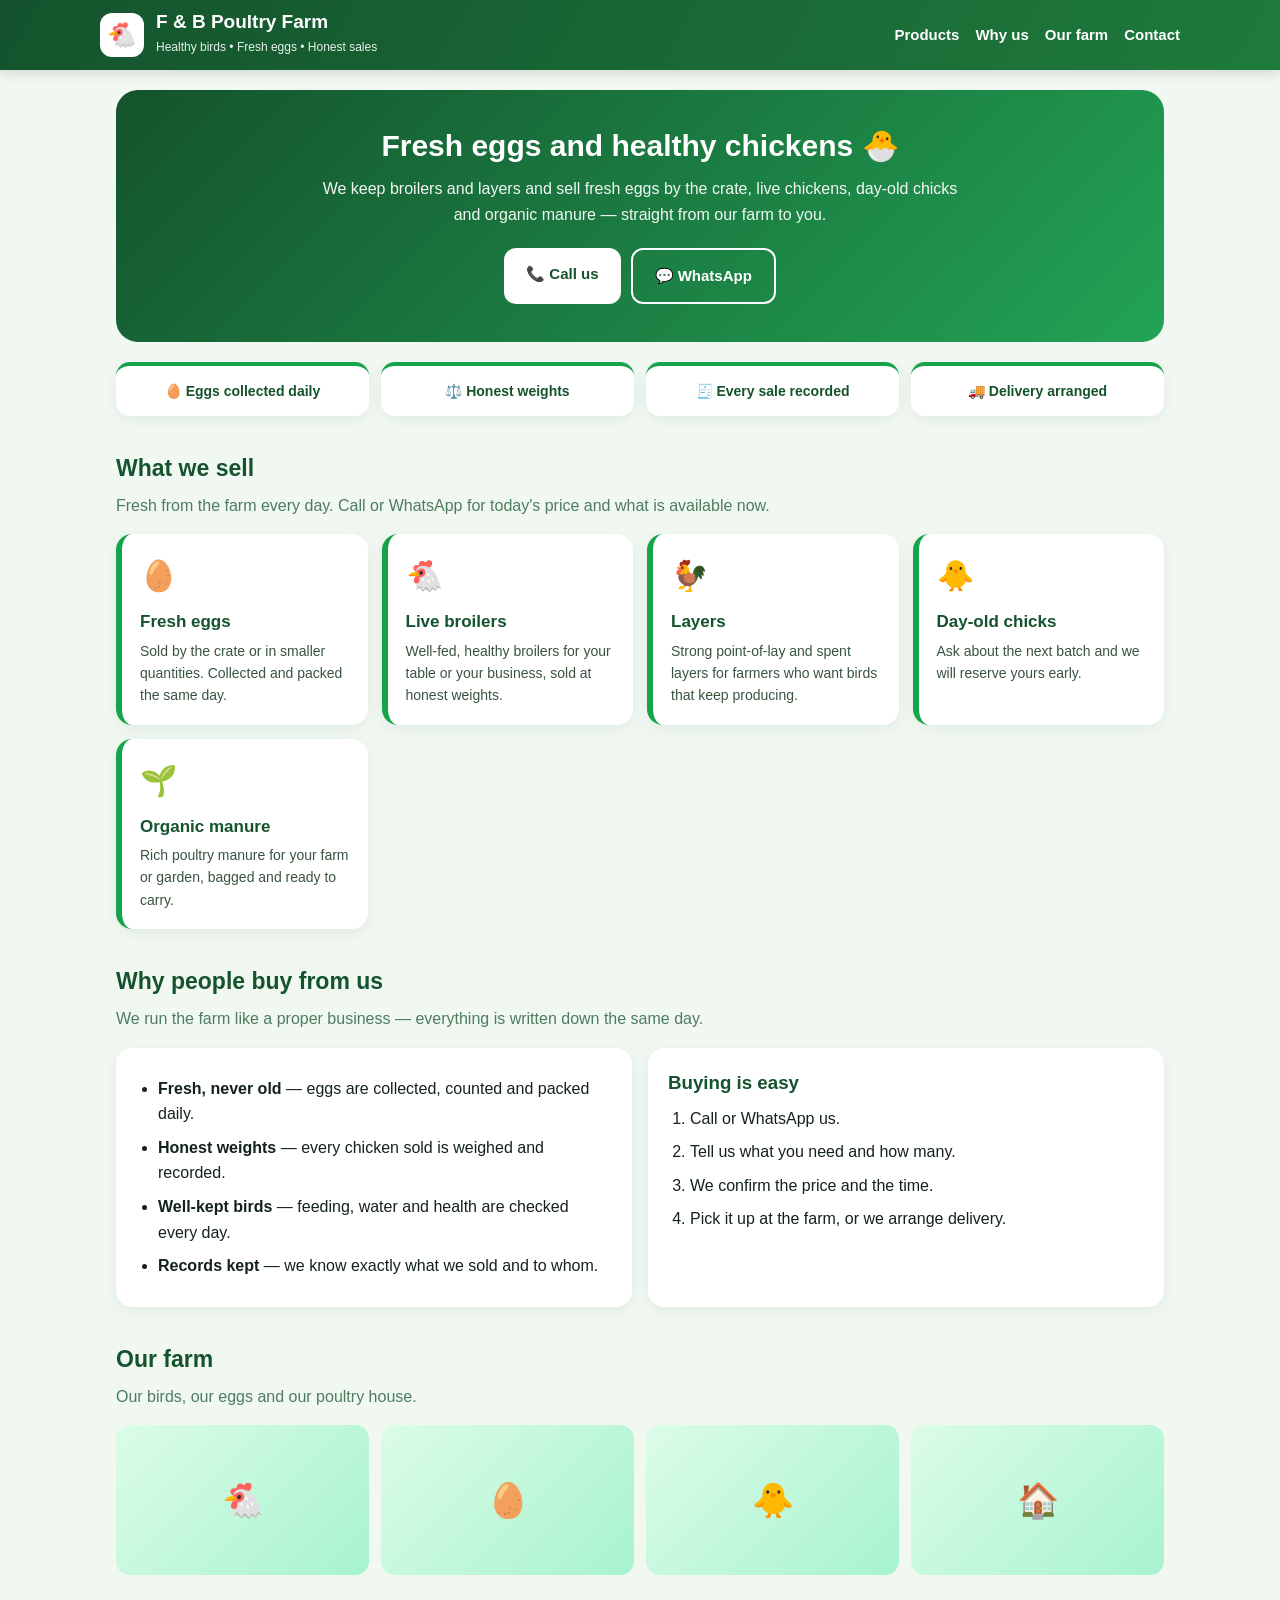
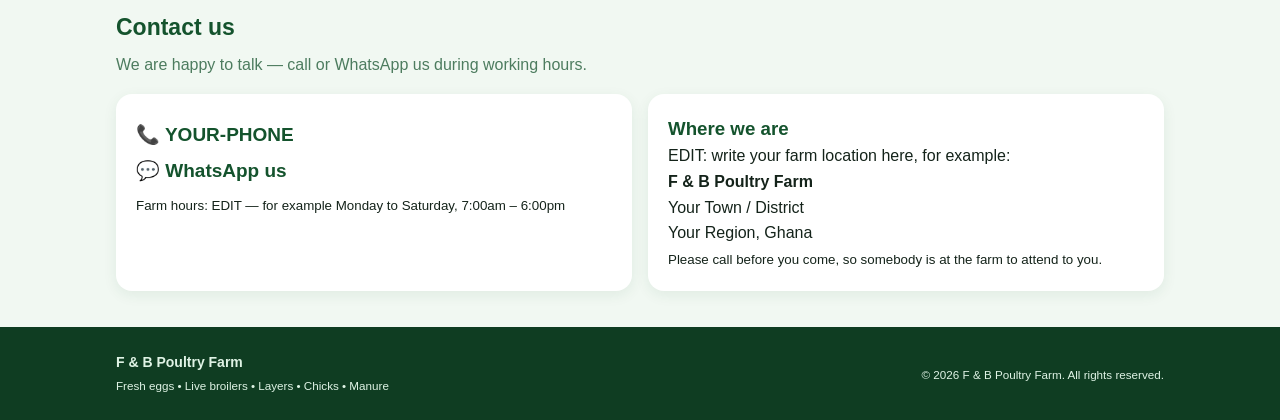
<file: docs/index.html>
<!DOCTYPE html>
<html lang="en">
<head>
<meta charset="UTF-8">
<meta name="viewport" content="width=device-width, initial-scale=1.0">

<!-- ============================================================
     EDIT the items marked "EDIT:", then upload.
     Full steps are in HOW-TO-PUBLISH.md in this same folder.
     ============================================================ -->
<title>F &amp; B Poultry Farm | Fresh Eggs, Live Broilers, Layers &amp; Day-old Chicks</title>
<meta name="description" content="F &amp; B Poultry Farm supplies fresh eggs by the crate, live broilers, layers, day-old chicks and organic manure. Healthy birds, honest weights and fair prices every day.">
<meta name="keywords" content="F and B Poultry Farm, poultry farm, fresh eggs, egg crates, live broilers, layers, day-old chicks, organic manure, chicken farm, poultry supplier, Ghana poultry farm">

<meta name="author" content="F &amp; B Poultry Farm">
<meta name="robots" content="index, follow">
<meta name="theme-color" content="#14532d">
<link rel="icon" href="data:image/svg+xml,<svg xmlns='http://www.w3.org/2000/svg' viewBox='0 0 100 100'><text y='.9em' font-size='90'>🐔</text></svg>">
<meta property="og:type" content="website">
<meta property="og:site_name" content="F &amp; B Poultry Farm">
<meta property="og:title" content="F &amp; B Poultry Farm | Fresh Eggs, Broilers &amp; Layers">
<meta property="og:description" content="Fresh eggs by the crate, live broilers, layers, day-old chicks and organic manure straight from our poultry farm.">
<!-- EDIT: once your site is online, put its real address in these 2 lines.
     Example:  https://fbpoultryfarm.netlify.app/   -->
<!-- <link rel="canonical" href="https://YOUR-SITE-ADDRESS/"> -->
<!-- <meta property="og:url" content="https://YOUR-SITE-ADDRESS/"> -->

<style>
:root{--dg:#14532d;--g:#16a34a;--lg:#dcfce7;--bg:#f1f8f2;--ink:#14231a;--mut:#4d7c5f}
*{box-sizing:border-box;margin:0;padding:0}
body{font-family:'Segoe UI',Arial,sans-serif;background:var(--bg);color:var(--ink);line-height:1.6}
a{color:inherit;text-decoration:none}
.wrap{max-width:1080px;margin:0 auto;padding:0 16px}
header{background:linear-gradient(120deg,#14532d,#1e7a3c);color:#fff;position:sticky;top:0;z-index:20;box-shadow:0 2px 12px rgba(0,0,0,.15)}
.hrow{display:flex;align-items:center;gap:12px;padding:12px 0}
.logo{width:44px;height:44px;border-radius:12px;background:#fff;display:flex;align-items:center;justify-content:center;font-size:24px;flex:0 0 auto}
.brand h1{font-size:19px;line-height:1.1}
.brand small{opacity:.9;font-size:12px}
nav{margin-left:auto;display:flex;gap:16px;font-weight:600;font-size:15px}
nav a:hover{text-decoration:underline}
.hero{background:linear-gradient(135deg,#14532d,#22a355);color:#fff;border-radius:22px;padding:38px 26px;margin:20px 0;text-align:center}
.hero h2{font-size:30px;line-height:1.2}
.hero p{max-width:640px;margin:12px auto 0;font-size:16px;opacity:.95}
.btns{display:flex;gap:10px;justify-content:center;flex-wrap:wrap;margin-top:20px}
.btn{display:inline-block;padding:14px 22px;border-radius:12px;font-weight:800;font-size:15px}
.btn-w{background:#fff;color:var(--dg)}
.btn-o{border:2px solid #fff;color:#fff}
.btn-g{background:var(--g);color:#fff}
.strip{display:grid;grid-template-columns:repeat(auto-fit,minmax(150px,1fr));gap:12px;margin:16px 0 24px}
.strip div{background:#fff;border-radius:14px;padding:14px;text-align:center;box-shadow:0 4px 14px rgba(20,83,45,.08);border-top:4px solid var(--g);font-weight:700;color:var(--dg);font-size:14px}
section{margin:34px 0}
section h2{color:var(--dg);font-size:23px;margin-bottom:6px}
section .lead{color:var(--mut);margin-bottom:16px}
.grid{display:grid;grid-template-columns:repeat(auto-fit,minmax(210px,1fr));gap:14px}
.card{background:#fff;border-radius:16px;padding:18px;box-shadow:0 4px 14px rgba(20,83,45,.08);border-left:6px solid var(--g)}
.card .ico{font-size:30px}
.card h3{color:var(--dg);margin:8px 0 4px;font-size:17px}
.card p{font-size:14px;color:#39543f}
.two{display:grid;grid-template-columns:1fr 1fr;gap:16px}
.panel{background:#fff;border-radius:16px;padding:20px;box-shadow:0 4px 14px rgba(20,83,45,.08)}
.checks li{margin:8px 0 8px 22px}
.gallery{display:grid;grid-template-columns:repeat(auto-fit,minmax(180px,1fr));gap:12px}
.shot{height:150px;border-radius:14px;background:linear-gradient(135deg,#dcfce7,#a7f3d0);display:flex;align-items:center;justify-content:center;font-size:34px;color:#0f5132;overflow:hidden}
.shot img{width:100%;height:100%;object-fit:cover}
.contact a.big{display:block;font-size:19px;font-weight:800;color:var(--dg);margin:6px 0}
footer{background:#0f3d22;color:#dff3e5;margin-top:36px;padding:24px 0;font-size:14px}
footer a{text-decoration:underline}
.fgrid{display:flex;gap:18px;flex-wrap:wrap;justify-content:space-between;align-items:center}
@media(max-width:760px){nav{display:none}.two{grid-template-columns:1fr}.hero h2{font-size:24px}}
</style>

<script type="application/ld+json">
{
  "@context": "https://schema.org",
  "@type": "LocalBusiness",
  "name": "F & B Poultry Farm",
  "description": "Poultry farm selling fresh eggs by the crate, live broilers, layers, day-old chicks and organic manure.",
  "slogan": "Healthy birds, fresh eggs, honest sales",
  "currenciesAccepted": "GHS",
  "makesOffer": [
    {"@type": "Offer", "itemOffered": {"@type": "Product", "name": "Fresh eggs (crates)"}},
    {"@type": "Offer", "itemOffered": {"@type": "Product", "name": "Live broilers"}},
    {"@type": "Offer", "itemOffered": {"@type": "Product", "name": "Layers"}},
    {"@type": "Offer", "itemOffered": {"@type": "Product", "name": "Day-old chicks"}},
    {"@type": "Offer", "itemOffered": {"@type": "Product", "name": "Organic manure"}}
  ]
}
</script>
</head>
<body>

<header>
<div class="wrap hrow">
<div class="logo">🐔</div>
<div class="brand"><h1>F &amp; B Poultry Farm</h1><small>Healthy birds • Fresh eggs • Honest sales</small></div>
<nav>
<a href="#products">Products</a>
<a href="#why">Why us</a>
<a href="#photos">Our farm</a>
<a href="#contact">Contact</a>
</nav>
</div>
</header>

<div class="wrap">
<div class="hero">
<h2>Fresh eggs and healthy chickens 🐣</h2>
<p>We keep broilers and layers and sell fresh eggs by the crate, live chickens, day-old chicks and organic manure — straight from our farm to you.</p>
<div class="btns">
<!-- EDIT: replace YOUR-PHONE with your real number, e.g. tel:+233241234567 -->
<a class="btn btn-w" href="tel:YOUR-PHONE">📞 Call us</a>
<!-- EDIT: WhatsApp needs the full number with the country code, no + and no spaces,
     e.g. for 024 123 4567 in Ghana write 233241234567 -->
<a class="btn btn-o" href="https://wa.me/YOUR-WHATSAPP-NUMBER">💬 WhatsApp</a>
</div>
</div>

<div class="strip">
<div>🥚 Eggs collected daily</div>
<div>⚖️ Honest weights</div>
<div>🧾 Every sale recorded</div>
<div>🚚 Delivery arranged</div>
</div>

<section id="products">
<h2>What we sell</h2>
<p class="lead">Fresh from the farm every day. Call or WhatsApp for today's price and what is available now.</p>
<div class="grid">
<div class="card"><span class="ico">🥚</span><h3>Fresh eggs</h3><p>Sold by the crate or in smaller quantities. Collected and packed the same day.</p></div>
<div class="card"><span class="ico">🐔</span><h3>Live broilers</h3><p>Well-fed, healthy broilers for your table or your business, sold at honest weights.</p></div>
<div class="card"><span class="ico">🐓</span><h3>Layers</h3><p>Strong point-of-lay and spent layers for farmers who want birds that keep producing.</p></div>
<div class="card"><span class="ico">🐥</span><h3>Day-old chicks</h3><p>Ask about the next batch and we will reserve yours early.</p></div>
<div class="card"><span class="ico">🌱</span><h3>Organic manure</h3><p>Rich poultry manure for your farm or garden, bagged and ready to carry.</p></div>
</div>
</section>
<section id="why">
<h2>Why people buy from us</h2>
<p class="lead">We run the farm like a proper business — everything is written down the same day.</p>
<div class="two">
<div class="panel">
<ul class="checks">
<li><b>Fresh, never old</b> — eggs are collected, counted and packed daily.</li>
<li><b>Honest weights</b> — every chicken sold is weighed and recorded.</li>
<li><b>Well-kept birds</b> — feeding, water and health are checked every day.</li>
<li><b>Records kept</b> — we know exactly what we sold and to whom.</li>
</ul>
</div>
<div class="panel">
<h3 style="color:#14532d">Buying is easy</h3>
<ol class="checks">
<li>Call or WhatsApp us.</li>
<li>Tell us what you need and how many.</li>
<li>We confirm the price and the time.</li>
<li>Pick it up at the farm, or we arrange delivery.</li>
</ol>
</div>
</div>
</section>

<section id="photos">
<h2>Our farm</h2>
<p class="lead">Our birds, our eggs and our poultry house.</p>
<div class="gallery">
<!-- EDIT: to show your own photo, save the picture in an "images" folder next to
     this file and change a line to look like this:
     <div class="shot"><img src="images/photo1.jpg" alt="F & B Poultry Farm broilers"></div> -->
<div class="shot">🐔</div>
<div class="shot">🥚</div>
<div class="shot">🐥</div>
<div class="shot">🏠</div>
</div>
</section>

<section id="contact">
<h2>Contact us</h2>
<p class="lead">We are happy to talk — call or WhatsApp us during working hours.</p>
<div class="two">
<div class="panel contact">
<!-- EDIT: your real phone and WhatsApp numbers -->
<a class="big" href="tel:YOUR-PHONE">📞 YOUR-PHONE</a>
<a class="big" href="https://wa.me/YOUR-WHATSAPP-NUMBER">💬 WhatsApp us</a>
<small>Farm hours: EDIT — for example Monday to Saturday, 7:00am – 6:00pm</small>
</div>
<div class="panel contact">
<h3 style="color:#14532d">Where we are</h3>
<p>EDIT: write your farm location here, for example:<br><b>F &amp; B Poultry Farm</b><br>Your Town / District<br>Your Region, Ghana</p>
<small>Please call before you come, so somebody is at the farm to attend to you.</small>
</div>
</div>
</section>

</div>

<footer>
<div class="wrap fgrid">
<div><b>F &amp; B Poultry Farm</b><br><small>Fresh eggs • Live broilers • Layers • Chicks • Manure</small></div>
<div><small>&copy; <span id="yr">2026</span> F &amp; B Poultry Farm. All rights reserved.</small></div>
</div>
</footer>

<script>document.getElementById('yr').textContent = new Date().getFullYear();</script>
</body>
</html>
</file>
